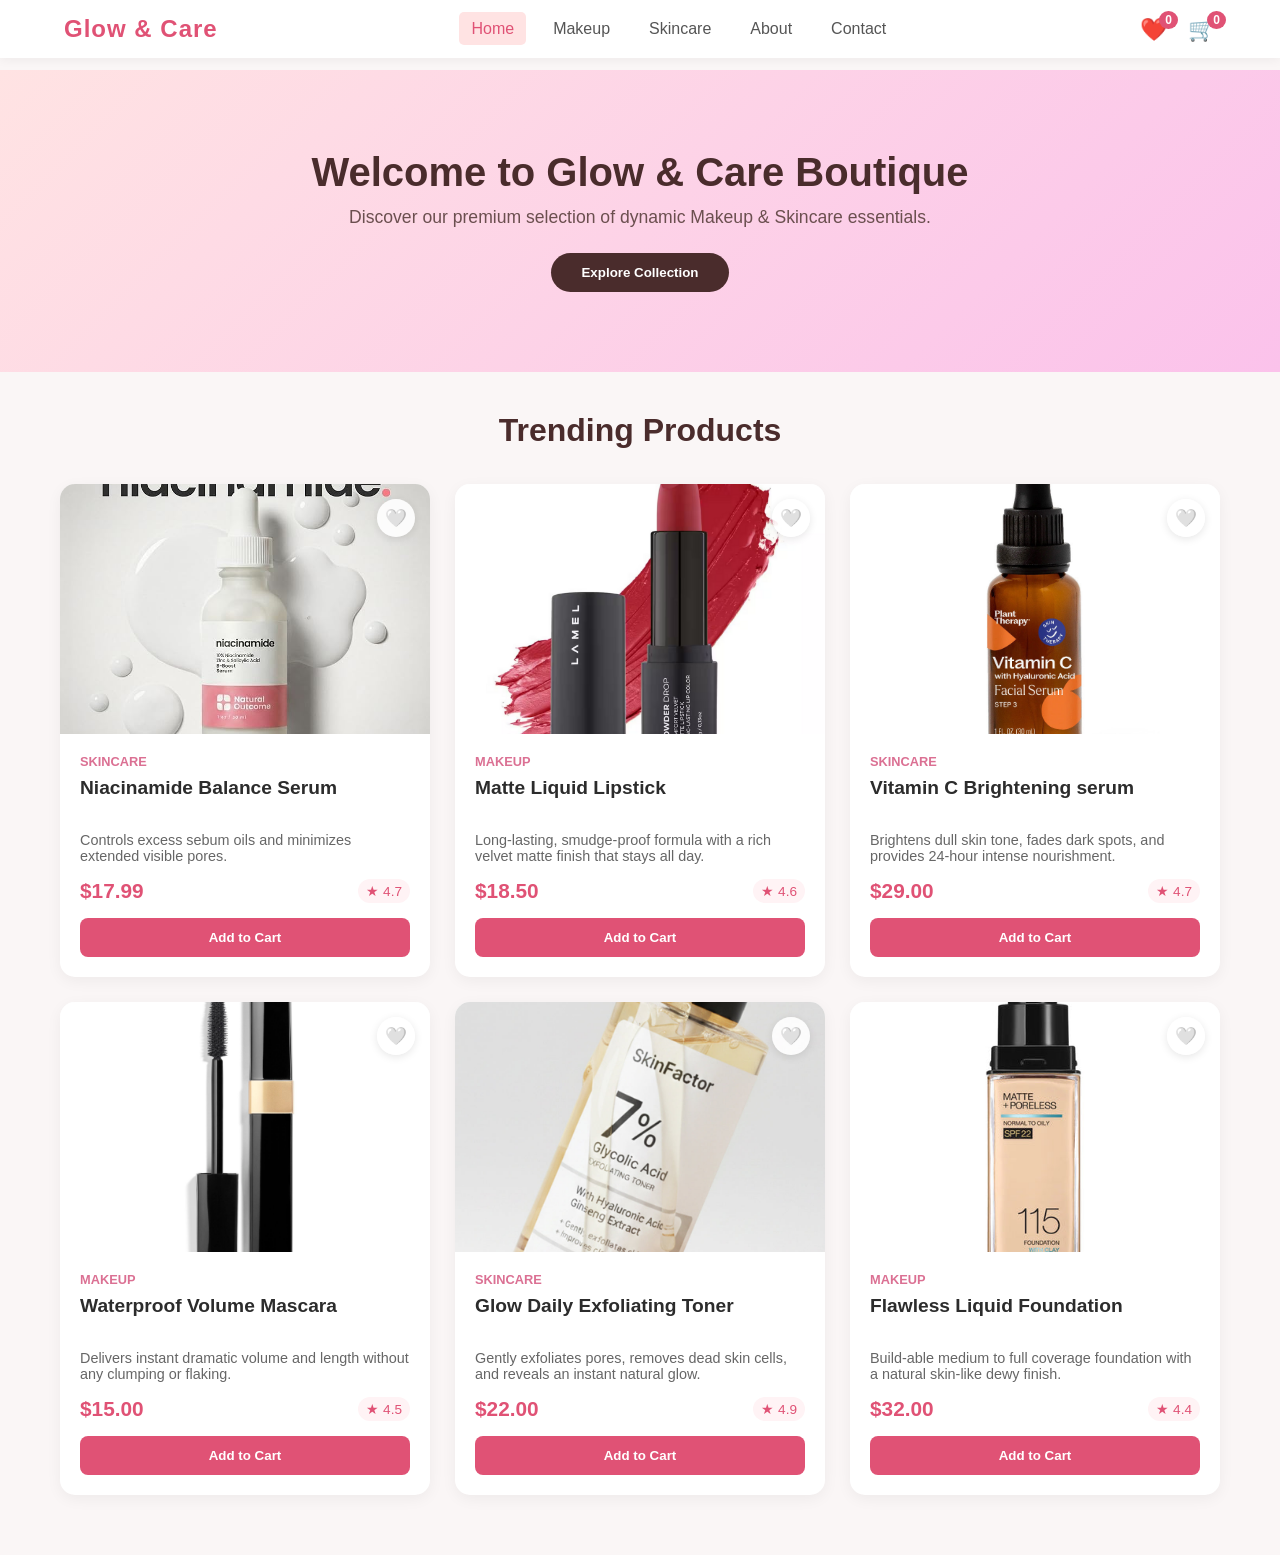
<file: index.html>
<!DOCTYPE html>
<html lang="en">
<head>
    <meta charset="UTF-8">
    <meta name="" content="width=device-width, initial-scale=1.0">
    <title>Glow & Care Store - Home</title>
    <link rel="stylesheet" href="./style.css">
</head>
<body>

    <!-- Navigation Bar -->
    <nav class="navbar">
        <div class="logo">Glow & Care</div>
        <ul class="nav-links">
            <li><a href="./index.html" class="active">Home</a></li>
            <li><a href="./makeup.html">Makeup</a></li>
            <li><a href="./skincare.html">Skincare</a></li>
            <li><a href="./about.html">About</a></li>
            <li><a href="./contact.html">Contact</a></li>
        </ul>
        <!-- Wishlist & Cart Counters -->
        <div class="nav-icons">
            <div class="icon-badge">
                <span class="icon-emoji">❤️</span>
                <span id="wishlist-count" class="badge">0</span>
            </div>
            <div class="icon-badge">
                <span class="icon-emoji">🛒</span>
                <span id="cart-count" class="badge">0</span>
            </div>
        </div>
    </nav>

    <!-- Home Hero Banner -->
    <header class="hero">
        <h1>Welcome to Glow & Care Boutique</h1>
        <p>Discover our premium selection of dynamic Makeup & Skincare essentials.</p>
        <button class="shop-now-btn">Explore Collection</button>
    </header>

    <!-- Main Dynamic Products Section -->
    <main class="products-section">
        <h2 class="section-title">Trending Products</h2>
        <div class="products-container" id="all-products">
            <!-- JavaScript data yahan display hoga -->
        </div>
    </main>

    <script src="./index.js"></script>
</body>
</html>
</file>
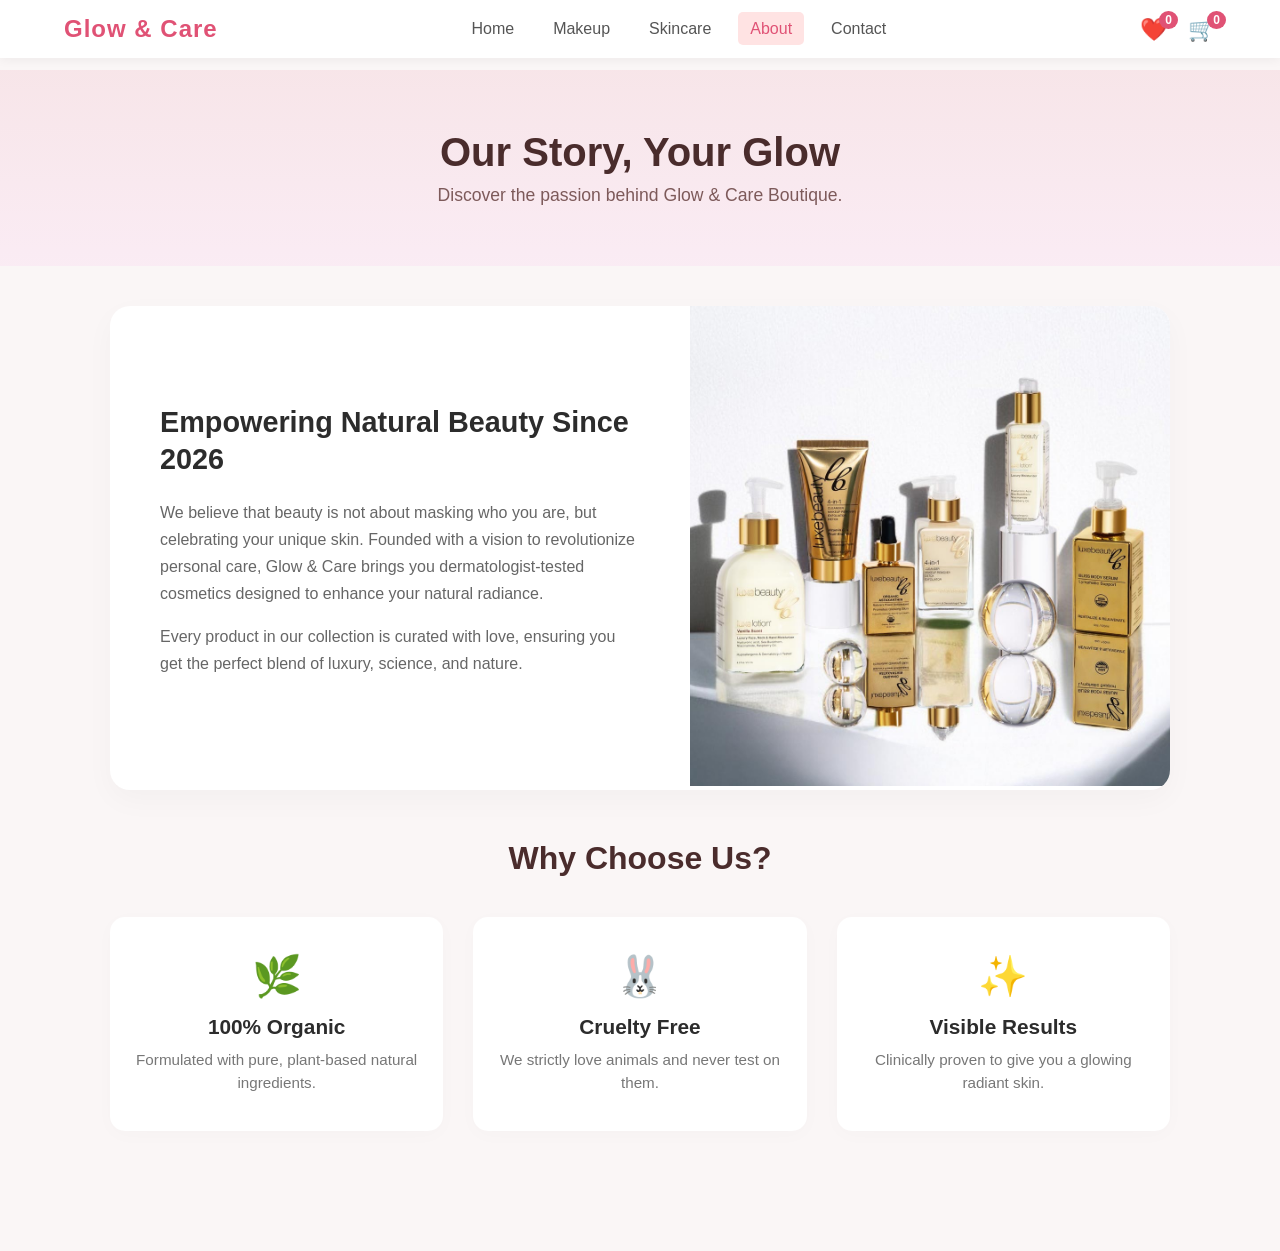
<file: about.html>
<!DOCTYPE html>
<html lang="en">
<head>
    <meta charset="UTF-8">
    <meta name="viewport" content="width=device-width, initial-scale=1.0">
    <title>Glow & Care Store - About Us</title>
    <link rel="stylesheet" href="./about.css">
</head>
<body>

    <!-- Navigation Bar -->
    <nav class="navbar">
        <div class="logo">Glow & Care</div>
        <ul class="nav-links">
            <li><a href="./index.html">Home</a></li>
            <li><a href="./makeup.html">Makeup</a></li>
            <li><a href="./skincare.html">Skincare</a></li>
            <li><a href="./about.html" class="active">About</a></li>
            <li><a href="./contact.html">Contact</a></li>
        </ul>
        
        <div class="nav-icons">
            <div class="icon-badge"><span class="icon-emoji">❤️</span><span class="badge">0</span></div>
            <div class="icon-badge"><span class="icon-emoji">🛒</span><span class="badge">0</span></div>
        </div>
    </nav>


    <main class="about-section">

        <div class="about-hero">
            <h2>Our Story, Your Glow</h2>
            <p>Discover the passion behind Glow & Care Boutique.</p>
        </div>

        <div class="about-wrapper">

            <div class="about-main-card">
                <div class="about-text">
                    <h3>Empowering Natural Beauty Since 2026</h3>
                    <p>We believe that beauty is not about masking who you are, but celebrating your unique skin. Founded with a vision to revolutionize personal care, Glow & Care brings you dermatologist-tested cosmetics designed to enhance your natural radiance.</p>
                    <p>Every product in our collection is curated with love, ensuring you get the perfect blend of luxury, science, and nature.</p>
                </div>
                <div class="about-img-box">
                    <img src="./pic.png" alt="Natural Skincare Elements">
                </div>
            </div>

            <!-- Core Values Section -->
            <h3 class="sub-heading">Why Choose Us?</h3>
            <div class="values-grid">
                <div class="value-card">
                    <div class="value-icon">🌿</div>
                    <h4>100% Organic</h4>
                    <p>Formulated with pure, plant-based natural ingredients.</p>
                </div>
                <div class="value-card">
                    <div class="value-icon">🐰</div>
                    <h4>Cruelty Free</h4>
                    <p>We strictly love animals and never test on them.</p>
                </div>
                <div class="value-card">
                    <div class="value-icon">✨</div>
                    <h4>Visible Results</h4>
                    <p>Clinically proven to give you a glowing radiant skin.</p>
                </div>
            </div>


            </div>
        </div>
    </main>

</body>
</html>
</file>
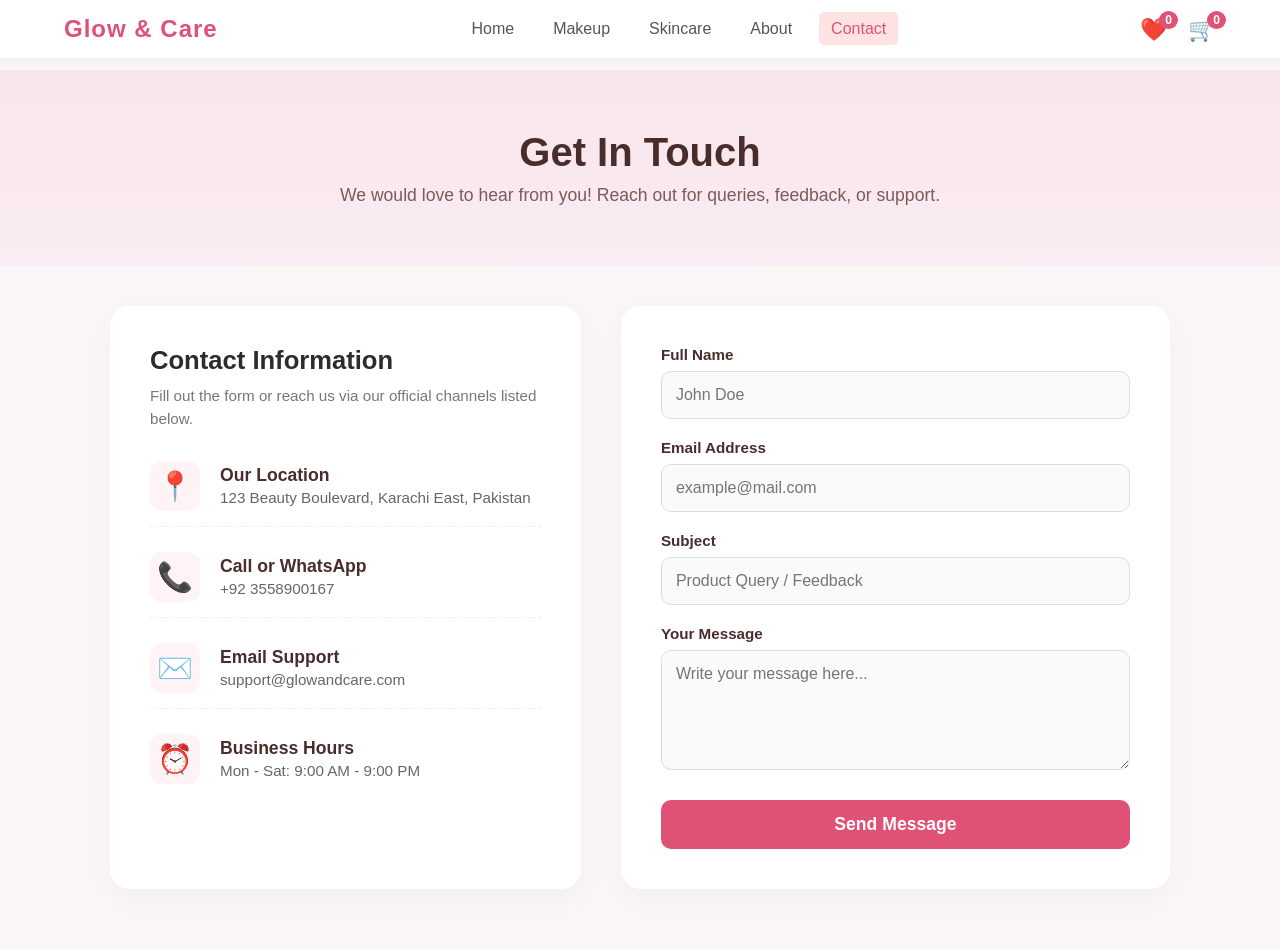
<file: contact.html>
<!DOCTYPE html>
<html lang="en">
<head>
    <meta charset="UTF-8">
    <meta name="viewport" content="width=device-width, initial-scale=1.0">
    <title>Glow & Care Store - Contact Us</title>
    <link rel="stylesheet" href="./contact.css">
</head>
<body>


    <nav class="navbar">
        <div class="logo">Glow & Care</div>
        <ul class="nav-links">
            <li><a href="./index.html">Home</a></li>
            <li><a href="./makeup.html">Makeup</a></li>
            <li><a href="./skincare.html">Skincare</a></li>
            <li><a href="./about.html">About</a></li>
            <li><a href="./contact.html" class="active">Contact</a></li>
        </ul>
        <div class="nav-icons">
            <div class="icon-badge"><span class="icon-emoji">❤️</span><span class="badge">0</span></div>
            <div class="icon-badge"><span class="icon-emoji">🛒</span><span class="badge">0</span></div>
        </div>
    </nav>

    
    <main class="contact-section">
        <div class="contact-hero">
            <h2>Get In Touch</h2>
            <p>We would love to hear from you! Reach out for queries, feedback, or support.</p>
        </div>

        <div class="contact-wrapper">

            <div class="contact-info-container">
                <h3>Contact Information</h3>
                <p class="info-subtitle">Fill out the form or reach us via our official channels listed below.</p>
                
                <div class="info-card">
                    <div class="info-icon">📍</div>
                    <div class="info-text">
                        <h4>Our Location</h4>
                        <p>123 Beauty Boulevard, Karachi East, Pakistan</p>
                    </div>
                </div>

                <div class="info-card">
                    <div class="info-icon">📞</div>
                    <div class="info-text">
                        <h4>Call or WhatsApp</h4>
                        <p>+92 3558900167</p>
                    </div>
                </div>

                <div class="info-card">
                    <div class="info-icon">✉️</div>
                    <div class="info-text">
                        <h4>Email Support</h4>
                        <p>support@glowandcare.com</p>
                    </div>
                </div>

                <div class="info-card">
                    <div class="info-icon">⏰</div>
                    <div class="info-text">
                        <h4>Business Hours</h4>
                        <p>Mon - Sat: 9:00 AM - 9:00 PM</p>
                    </div>
                </div>
            </div>


            <div class="contact-form-container">
                <form id="contactForm" class="contact-form" onsubmit="handleFormSubmit(event)">
                    <div class="form-group">
                        <label for="userName">Full Name</label>
                        <input type="text" id="userName" placeholder="John Doe" required>
                    </div>

                    <div class="form-group">
                        <label for="userEmail">Email Address</label>
                        <input type="email" id="userEmail" placeholder="example@mail.com" required>
                    </div>

                    <div class="form-group">
                        <label for="msgSubject">Subject</label>
                        <input type="text" id="msgSubject" placeholder="Product Query / Feedback" required>
                    </div>

                    <div class="form-group">
                        <label for="userMessage">Your Message</label>
                        <textarea id="userMessage" rows="5" placeholder="Write your message here..." required></textarea>
                    </div>

                    <button type="submit" class="submit-btn">Send Message</button>
                </form>
            </div>
        </div>
    </main>

    <script src="./contact.js"></script>
</body>
</html>
</file>
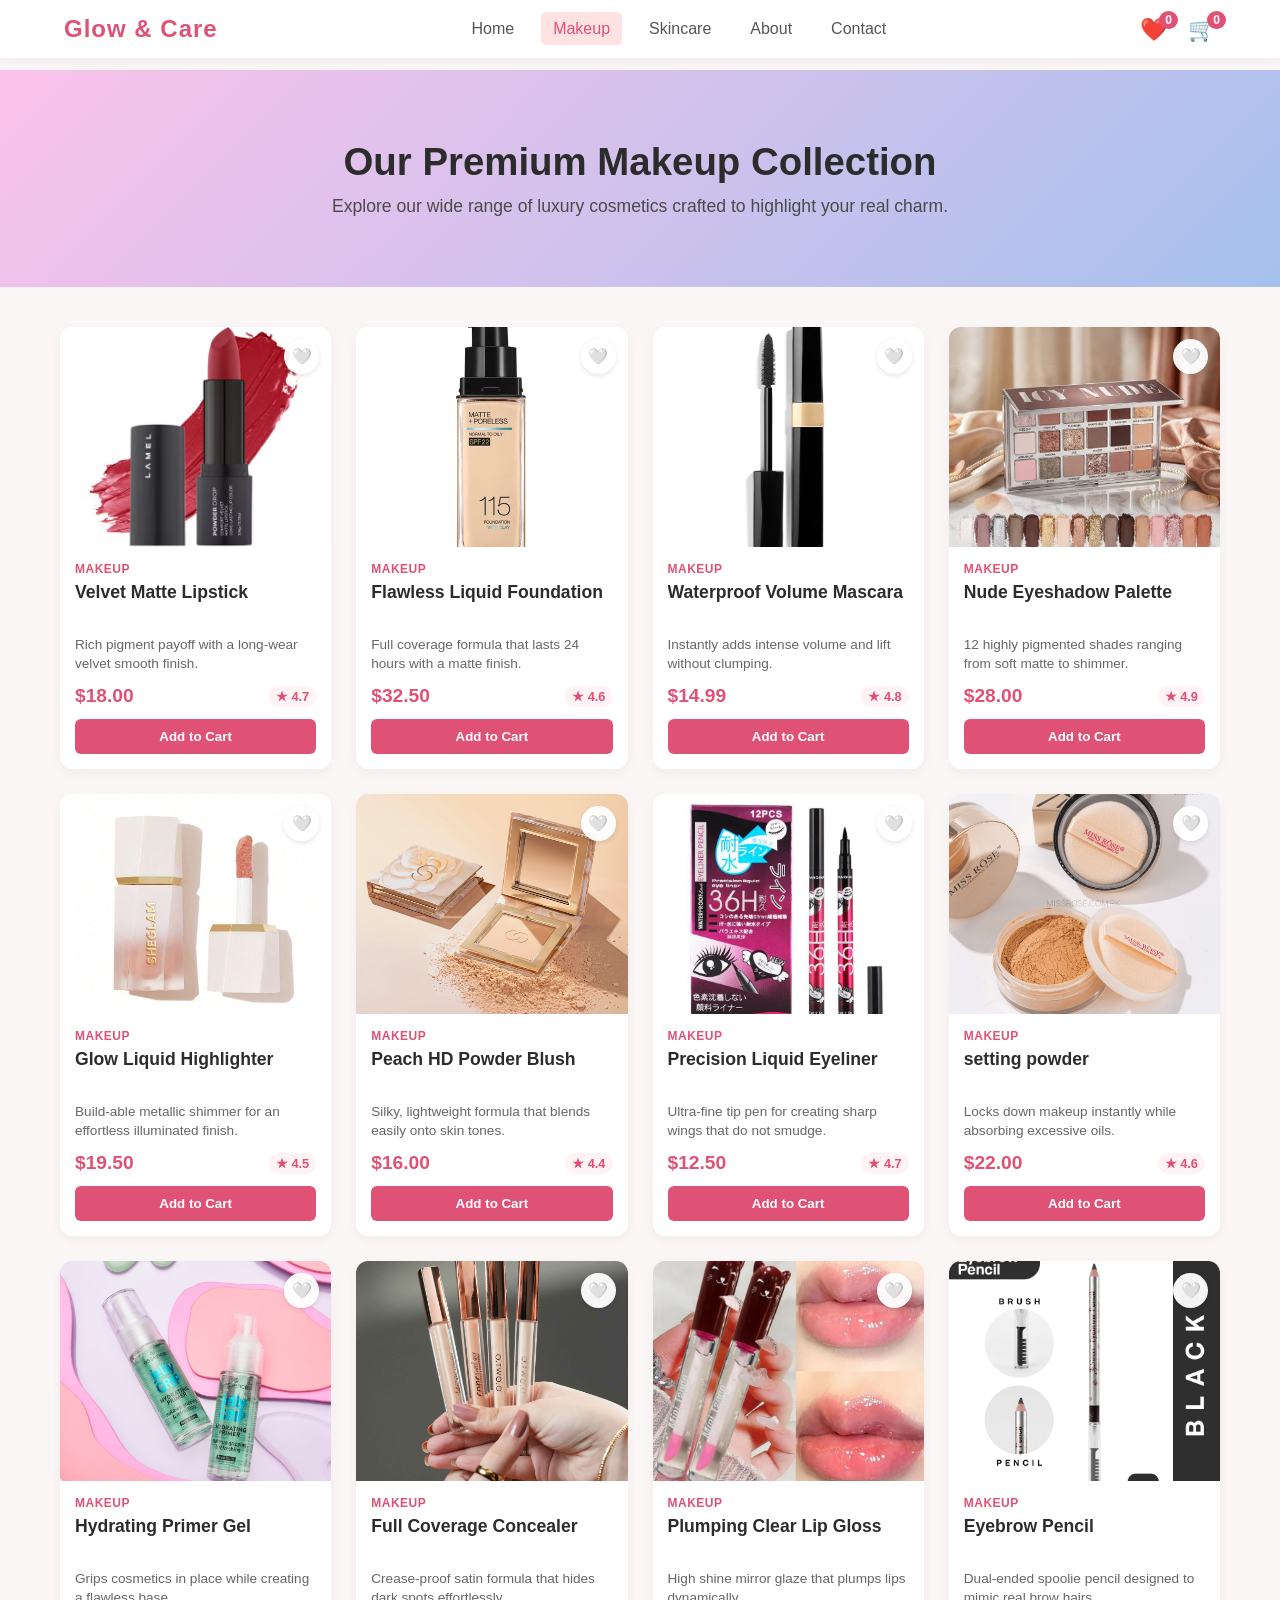
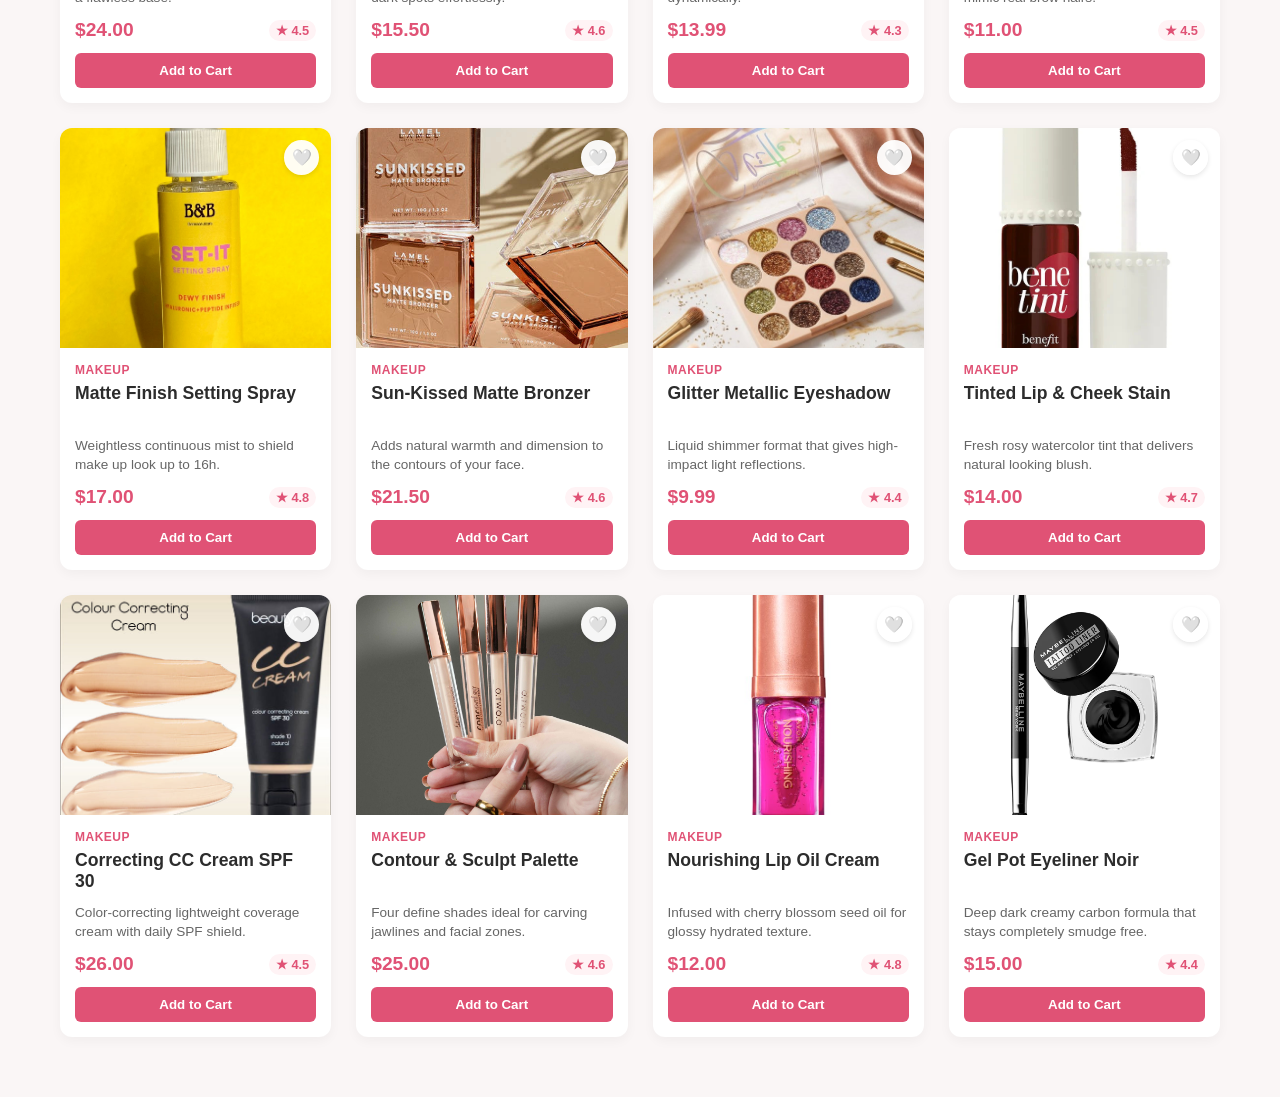
<file: makeup.html>
<!DOCTYPE html>
<html lang="en">
<head>
    <meta charset="UTF-8">
    <meta name="viewport" content="width=device-width, initial-scale=1.0">
    <title>Glow & Care Store - Makeup Collection</title>
    <link rel="stylesheet" href="./makeup.css">
</head>
<body>

    <!-- Navigation Bar -->
    <nav class="navbar">
        <div class="logo">Glow & Care</div>
        <ul class="nav-links">
            <li><a href="./index.html">Home</a></li>
            <li><a href="./makeup.html" class="active">Makeup</a></li>
            <li><a href="./skincare.html">Skincare</a></li>
            <li><a href="./about.html">About</a></li>
            <li><a href="./contact.html">Contact</a></li>
        </ul>
        <div class="nav-icons">
            <div class="icon-badge">
                <span class="icon-emoji">❤️</span>
                <span id="wishlist-count" class="badge">0</span>
            </div>
            <div class="icon-badge">
                <span class="icon-emoji">🛒</span>
                <span id="cart-count" class="badge">0</span>
            </div>
        </div>
    </nav>

    <!-- Makeup Hero Banner -->
    <header class="makeup-hero">
        <h1>Our Premium Makeup Collection</h1>
        <p>Explore our wide range of luxury cosmetics crafted to highlight your real charm.</p>
    </header>

    <!-- Dynamic Products Grid Section -->
    <main class="products-section">
        <div class="products-container" id="makeup-products-grid">

        </div>
    </main>

    <script src="./makeup.js"></script>
</body>
</html>
</file>
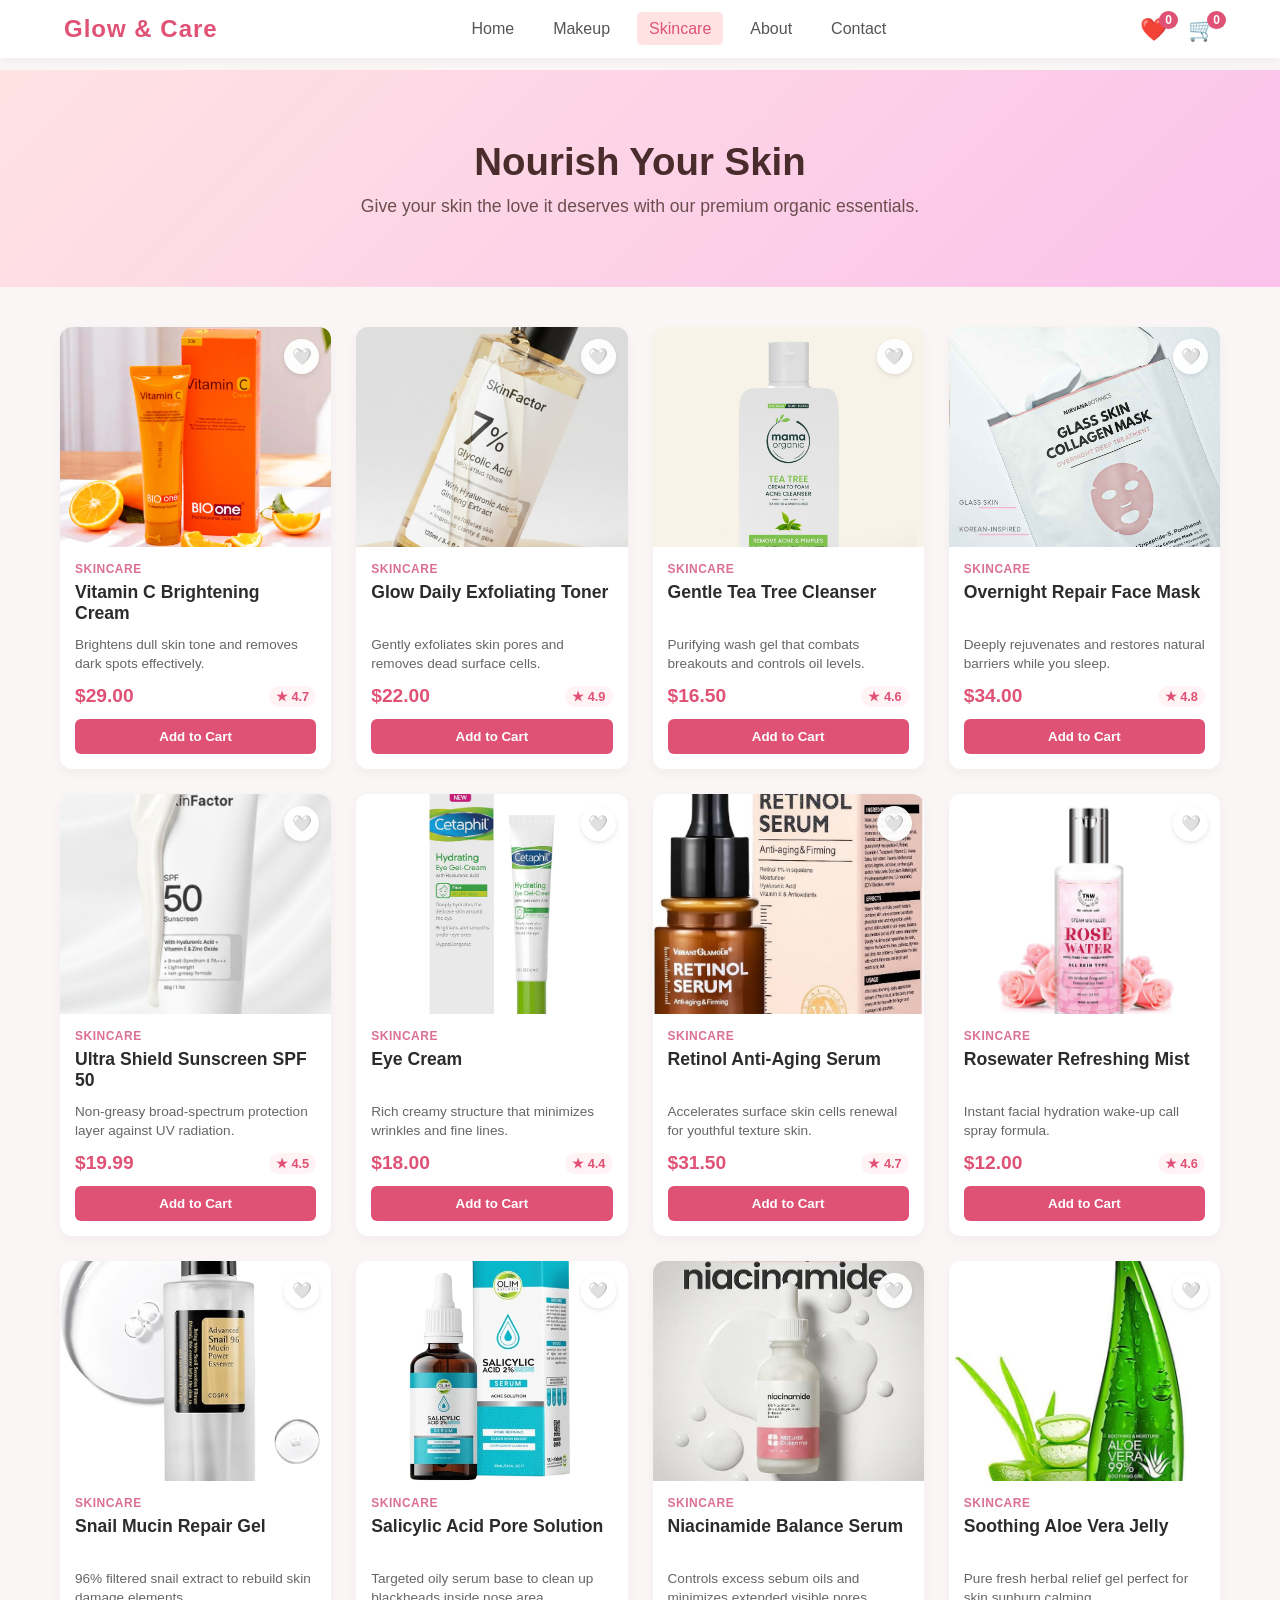
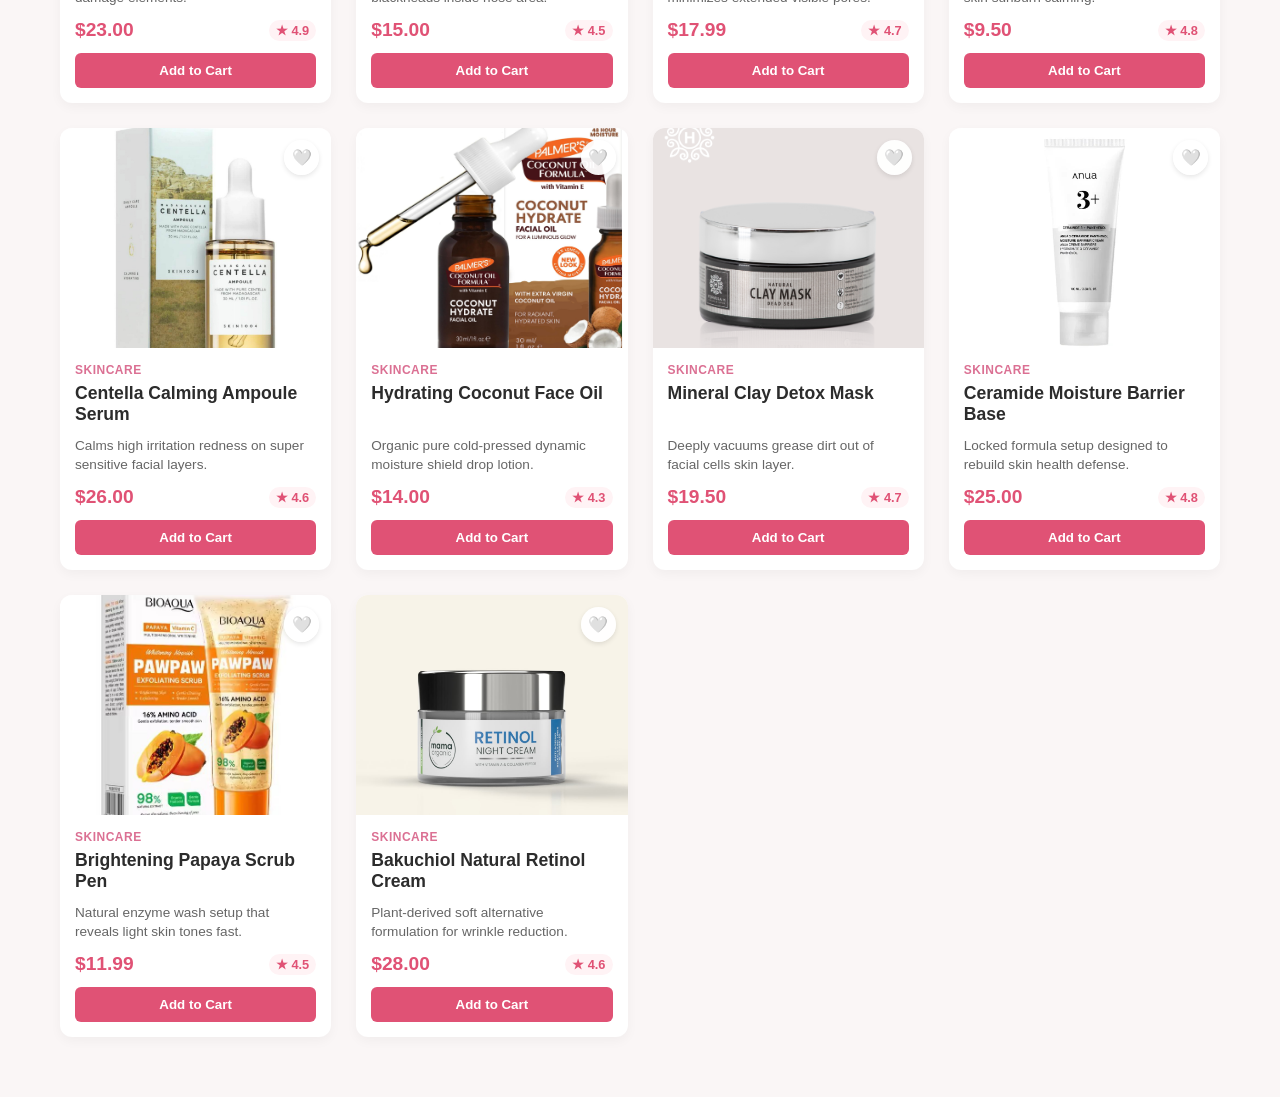
<file: skincare.html>
<!DOCTYPE html>
<html lang="en">
<head>
    <meta charset="UTF-8">
    <meta name="viewport" content="width=device-width, initial-scale=1.0">
    <title>Glow & Care Store - Skincare Routine</title>
    <link rel="stylesheet" href="./skincare.css">
</head>
<body>

    <!-- Navigation Bar -->
    <nav class="navbar">
        <div class="logo">Glow & Care</div>
        <ul class="nav-links">
            <li><a href="./index.html">Home</a></li>
            <li><a href="./makeup.html">Makeup</a></li>
            <li><a href="./skincare.html" class="active">Skincare</a></li>
            <li><a href="./about.html">About</a></li>
            <li><a href="./contact.html">Contact</a></li>
        </ul>
        <div class="nav-icons">
            <div class="icon-badge"><span class="icon-emoji">❤️</span><span id="wishlist-count" class="badge">0</span></div>
            <div class="icon-badge"><span class="icon-emoji">🛒</span><span id="cart-count" class="badge">0</span></div>
        </div>
    </nav>

    <!-- Skincare Hero Area -->
    <header class="skincare-hero">
        <h1>Nourish Your Skin</h1>
        <p>Give your skin the love it deserves with our premium organic essentials.</p>
    </header>

    <!-- Dynamic Skincare Products Grid -->
    <main class="products-section">
        <div class="products-container" id="skincare-products-grid">

        </div>
    </main>

    <script src="./skincare.js"></script>
</body>
</html>
</file>
<file: style.css>
* {
    margin: 0;
    padding: 0;
    box-sizing: border-box;
    font-family: 'Segoe UI', Tahoma, Geneva, Verdana, sans-serif;
}

body {
    background-color: #faf6f6;
    color: #333;
    padding-top: 70px;
}

/* Navigation Bar Styling */
.navbar {
    position: fixed;
    top: 0;
    left: 0;
    width: 100%;
    background: #ffffff;
    display: flex;
    justify-content: space-between;
    align-items: center;
    padding: 15px 5%;
    box-shadow: 0 2px 10px rgba(0,0,0,0.05);
    z-index: 1000;
}

.logo {
    font-size: 1.5rem;
    font-weight: bold;
    color: #e05275;
    letter-spacing: 1px;
}

.nav-links {
    display: flex;
    list-style: none;
    gap: 15px;
}

.nav-links a {
    text-decoration: none;
    color: #555;
    font-weight: 500;
    padding: 8px 12px;
    border-radius: 5px;
    transition: all 0.3s ease;
}

.nav-links a:hover, .nav-links a.active {
    background: #ffe3e3;
    color: #e05275;
}

/* Icons & Badges CSS */
.nav-icons {
    display: flex;
    gap: 20px;
}

.icon-badge {
    position: relative;
    cursor: pointer;
    font-size: 1.4rem;
}

.badge {
    position: absolute;
    top: -5px;
    right: -10px;
    background-color: #e05275;
    color: white;
    font-size: 0.75rem;
    font-weight: bold;
    border-radius: 50%;
    padding: 2px 6px;
    min-width: 18px;
    text-align: center;
}

/* Hero Section */
.hero {
    text-align: center;
    padding: 80px 20px;
    background: linear-gradient(135deg, #ffe3e3 0%, #fbc2eb 100%);
    margin-bottom: 40px;
}

.hero h1 {
    font-size: 2.5rem;
    color: #4a2c2c;
    margin-bottom: 12px;
}

.hero p {
    font-size: 1.1rem;
    color: #6b4f4f;
    margin-bottom: 25px;
}

.shop-now-btn {
    background: #4a2c2c;
    color: white;
    border: none;
    padding: 12px 30px;
    border-radius: 25px;
    font-weight: 600;
    cursor: pointer;
    transition: all 0.3s ease;
}

.shop-now-btn:hover {
    background: #e05275;
    transform: scale(1.05);
}

/* Products Layout */
.products-section {
    max-width: 1200px;
    margin: 0 auto;
    padding: 0 20px 60px 20px;
}

.section-title {
    text-align: center;
    font-size: 2rem;
    color: #4a2c2c;
    margin-bottom: 35px;
}

.products-container {
    display: grid;
    grid-template-columns: 1fr;
    gap: 25px;
}

/* Responsive Breakpoints */
@media (min-width: 600px) {
    .products-container { grid-template-columns: repeat(2, 1fr); }
}
@media (min-width: 1000px) {
    .products-container { grid-template-columns: repeat(3, 1fr); }
}

/* Product Card & Smooth Transitions */
.product-card {
    background: #ffffff;
    border-radius: 15px;
    overflow: hidden;
    box-shadow: 0 4px 15px rgba(0, 0, 0, 0.05);
    display: flex;
    flex-direction: column;
    position: relative; /* Image positioning layout base */
    transition: transform 0.3s ease, box-shadow 0.3s ease;
}

.product-card:hover {
    transform: translateY(-8px);
    box-shadow: 0 10px 25px rgba(219, 112, 147, 0.2);
}

.image-container {
    width: 100%;
    height: 250px;
    overflow: hidden;
    position: relative;
}

.product-image {
    width: 100%;
    height: 100%;
    object-fit: cover;
    transition: transform 0.5s ease;
}

.product-card:hover .product-image {
    transform: scale(1.08);
}

/* Wishlist Heart Icon Over Image */
.wishlist-btn {
    position: absolute;
    top: 15px;
    right: 15px;
    background: rgba(255, 255, 255, 0.9);
    border: none;
    border-radius: 50%;
    width: 38px;
    height: 38px;
    display: flex;
    align-items: center;
    justify-content: center;
    font-size: 1.1rem;
    cursor: pointer;
    box-shadow: 0 2px 8px rgba(0,0,0,0.1);
    transition: all 0.2s ease;
    z-index: 10;
}

.wishlist-btn:hover {
    transform: scale(1.1);
}

.wishlist-btn.active-wish {
    background: #ffe3e3;
}

.product-info {
    padding: 20px;
    display: flex;
    flex-direction: column;
    flex-grow: 1;
}

.category {
    font-size: 0.8rem;
    text-transform: uppercase;
    color: #db7093;
    font-weight: bold;
    margin-bottom: 8px;
}

.product-title {
    font-size: 1.2rem;
    color: #2c2c2c;
    margin-bottom: 10px;
    height: 45px;
}

.description {
    font-size: 0.9rem;
    color: #666;
    margin-bottom: 15px;
    flex-grow: 1;
}

.price-rating {
    display: flex;
    justify-content: space-between;
    align-items: center;
    margin-bottom: 15px;
}

.price {
    font-size: 1.3rem;
    font-weight: bold;
    color: #e05275;
}

.rating {
    background: #fff3f5;
    color: #e05275;
    padding: 4px 8px;
    border-radius: 20px;
    font-size: 0.85rem;
}

.buy-btn {
    width: 100%;
    background: #e05275;
    color: white;
    border: none;
    padding: 12px;
    border-radius: 8px;
    font-weight: 600;
    cursor: pointer;
    transition: background 0.3s ease;
}

.buy-btn:hover {
    background: #b83b5e;
}
@media screen and (max-width: 768px) {
  

  .navbar {
    display: flex !important;
    flex-direction: row !important;
    justify-content: space-between !important;
    align-items: center !important;
    padding: 10px 15px !important;
    width: 100% !important;
    box-sizing: border-box !important;
  }


  .logo {
    font-size: 18px !important;
    white-space: nowrap !important;
    flex-shrink: 0 !important;
    margin-right: 10px !important;
  }


  .nav-links {
    display: flex !important;
    flex-direction: row !important;
    overflow-x: auto !important;
    white-space: nowrap !important;
    padding: 0 10px !important;
    gap: 5px !important;
    -webkit-overflow-scrolling: touch !important; /* Smooth mobile swipe */
  }


  .nav-links::-webkit-scrollbar {
    display: none !important;
  }

  .nav-links a {
    font-size: 14px !important;
    padding: 6px 10px !important;
  }


  .nav-icons {
    display: flex !important;
    gap: 15px !important;
    flex-shrink: 0 !important;
    margin-left: 5px !important;
  }
}
</file>
<file: about.css>
* {
    margin: 0;
    padding: 0;
    box-sizing: border-box;
    font-family: 'Segoe UI', Tahoma, Geneva, Verdana, sans-serif;
}

body {
    background-color: #faf6f6;
    color: #333;
    padding-top: 70px;
}

/* Navigation Bar Styling */
.navbar {
    position: fixed;
    top: 0;
    left: 0;
    width: 100%;
    background: #ffffff;
    display: flex;
    justify-content: space-between;
    align-items: center;
    padding: 15px 5%;
    box-shadow: 0 2px 10px rgba(0,0,0,0.05);
    z-index: 1000;
}

.logo {
    font-size: 1.5rem;
    font-weight: bold;
    color: #e05275;
    letter-spacing: 1px;
}

.nav-links {
    display: flex;
    list-style: none;
    gap: 15px;
}

.nav-links a {
    text-decoration: none;
    color: #555;
    font-weight: 500;
    padding: 8px 12px;
    border-radius: 5px;
    transition: all 0.3s ease;
}

.nav-links a:hover, .nav-links a.active {
    background: #ffe3e3;
    color: #e05275;
}

.nav-icons {
    display: flex;
    gap: 20px;
}

.icon-badge {
    position: relative;
    cursor: pointer;
    font-size: 1.4rem;
}

.badge {
    position: absolute;
    top: -5px;
    right: -10px;
    background-color: #e05275;
    color: white;
    font-size: 0.75rem;
    font-weight: bold;
    border-radius: 50%;
    padding: 2px 6px;
    min-width: 18px;
    text-align: center;
}

/* ==========================================
   ABOUT PAGE CONTENT STYLES
   ========================================== */

.about-hero {
    text-align: center;
    padding: 60px 20px;
    background: linear-gradient(rgba(224, 82, 117, 0.1), rgba(251, 194, 235, 0.2));
    margin-bottom: 40px;
}

.about-hero h2 {
    font-size: 2.5rem;
    color: #4a2c2c;
    margin-bottom: 10px;
}

.about-hero p {
    font-size: 1.1rem;
    color: #7d5a5a;
}

.about-wrapper {
    max-width: 1100px;
    margin: 0 auto;
    padding: 0 20px 60px 20px;
}

/* Main Brand Card (Flexbox Layout) */
.about-main-card {
    display: flex;
    background: #ffffff;
    border-radius: 20px;
    overflow: hidden;
    box-shadow: 0 10px 30px rgba(0,0,0,0.03);
    margin-bottom: 50px;
    align-items: center;
}

.about-text {
    flex: 1;
    padding: 50px;
}

.about-text h3 {
    font-size: 1.8rem;
    color: #2c2c2c;
    margin-bottom: 20px;
    line-height: 1.3;
}

.about-text p {
    color: #666;
    line-height: 1.7;
    margin-bottom: 15px;
    font-size: 1rem;
}

.about-img-box {
    flex: 1;
    height: 100%;
    min-height: 350px;
}

.about-img-box img {
    width: 100%;
    height: 100%;
    object-fit: cover;
}

/* Sub Headings */
.sub-heading {
    text-align: center;
    font-size: 2rem;
    color: #4a2c2c;
    margin: 40px 0;
}

/* Core Values Grid Layout */
.values-grid {
    display: grid;
    grid-template-columns: repeat(auto-fit, minmax(280px, 1fr));
    gap: 30px;
    margin-bottom: 60px;
}

.value-card {
    background: #ffffff;
    padding: 35px 25px;
    border-radius: 15px;
    text-align: center;
    box-shadow: 0 4px 20px rgba(0,0,0,0.02);
    transition: transform 0.3s ease, border-color 0.3s ease;
    border: 1px solid transparent;
}

.value-card:hover {
    transform: translateY(-5px);
    border-color: #fbc2eb;
}

.value-icon {
    font-size: 2.5rem;
    margin-bottom: 15px;
}

.value-card h4 {
    font-size: 1.3rem;
    color: #2c2c2c;
    margin-bottom: 10px;
}

.value-card p {
    color: #777;
    font-size: 0.95rem;
    line-height: 1.5;
}


/* Responsive Media Queries (Mobile & Tablet Optimization) */
@media (max-width: 800px) {
    .about-main-card {
        flex-direction: column;
    }
    .about-text {
        padding: 30px;
    }
    .about-img-box {
        width: 100%;
        height: 250px;
    }
}

@media (max-width: 650px) {
    .founder-section {
        flex-direction: column;
        text-align: center;
    }
}

@media screen and (max-width: 768px) {
  

  .navbar {
    display: flex !important;
    flex-direction: row !important;
    justify-content: space-between !important;
    align-items: center !important;
    padding: 10px 15px !important;
    width: 100% !important;
    box-sizing: border-box !important;
  }


  .logo {
    font-size: 18px !important;
    white-space: nowrap !important;
    flex-shrink: 0 !important;
    margin-right: 10px !important;
  }


  .nav-links {
    display: flex !important;
    flex-direction: row !important;
    overflow-x: auto !important;
    white-space: nowrap !important;
    padding: 0 10px !important;
    gap: 5px !important;
    -webkit-overflow-scrolling: touch !important; /* Smooth mobile swipe */
  }


  .nav-links::-webkit-scrollbar {
    display: none !important;
  }

  .nav-links a {
    font-size: 14px !important;
    padding: 6px 10px !important;
  }


  .nav-icons {
    display: flex !important;
    gap: 15px !important;
    flex-shrink: 0 !important;
    margin-left: 5px !important;
  }
}
</file>
<file: contact.css>
* {
    margin: 0;
    padding: 0;
    box-sizing: border-box;
    font-family: 'Segoe UI', Tahoma, Geneva, Verdana, sans-serif;
}

body {
    background-color: #faf6f6;
    color: #333;
    padding-top: 70px;
}


.navbar {
    position: fixed;
    top: 0;
    left: 0;
    width: 100%;
    background: #ffffff;
    display: flex;
    justify-content: space-between;
    align-items: center;
    padding: 15px 5%;
    box-shadow: 0 2px 10px rgba(0,0,0,0.05);
    z-index: 1000;
}

.logo {
    font-size: 1.5rem;
    font-weight: bold;
    color: #e05275;
    letter-spacing: 1px;
}

.nav-links {
    display: flex;
    list-style: none;
    gap: 15px;
}

.nav-links a {
    text-decoration: none;
    color: #555;
    font-weight: 500;
    padding: 8px 12px;
    border-radius: 5px;
    transition: all 0.3s ease;
}

.nav-links a:hover, .nav-links a.active {
    background: #ffe3e3;
    color: #e05275;
}

.nav-icons {
    display: flex;
    gap: 20px;
}

.icon-badge {
    position: relative;
    cursor: pointer;
    font-size: 1.4rem;
}

.badge {
    position: absolute;
    top: -5px;
    right: -10px;
    background-color: #e05275;
    color: white;
    font-size: 0.75rem;
    font-weight: bold;
    border-radius: 50%;
    padding: 2px 6px;
    min-width: 18px;
    text-align: center;
}



.contact-hero {
    text-align: center;
    padding: 60px 20px;
    background: linear-gradient(rgba(224, 82, 117, 0.1), rgba(251, 194, 235, 0.2));
    margin-bottom: 40px;
}

.contact-hero h2 {
    font-size: 2.5rem;
    color: #4a2c2c;
    margin-bottom: 10px;
}

.contact-hero p {
    font-size: 1.1rem;
    color: #7d5a5a;
    max-width: 700px;
    margin: 0 auto;
}

.contact-wrapper {
    max-width: 1100px;
    margin: 0 auto;
    padding: 0 20px 60px 20px;
    display: flex;
    gap: 40px;
}


.contact-info-container {
    flex: 1;
    background: #ffffff;
    border-radius: 20px;
    padding: 40px;
    box-shadow: 0 10px 30px rgba(0,0,0,0.03);
}

.contact-info-container h3 {
    font-size: 1.6rem;
    color: #2c2c2c;
    margin-bottom: 10px;
}

.info-subtitle {
    color: #777;
    font-size: 0.95rem;
    margin-bottom: 30px;
    line-height: 1.5;
}

.info-card {
    display: flex;
    align-items: center;
    gap: 20px;
    margin-bottom: 25px;
    padding-bottom: 15px;
    border-bottom: 1px dashed #eee;
}

.info-card:last-child {
    margin-bottom: 0;
    padding-bottom: 0;
    border-bottom: none;
}

.info-icon {
    font-size: 1.8rem;
    background: #fff3f5;
    width: 50px;
    height: 50px;
    border-radius: 12px;
    display: flex;
    align-items: center;
    justify-content: center;
}

.info-text h4 {
    font-size: 1.1rem;
    color: #4a2c2c;
    margin-bottom: 3px;
}

.info-text p {
    font-size: 0.95rem;
    color: #666;
}


.contact-form-container {
    flex: 1.2;
    background: #ffffff;
    border-radius: 20px;
    padding: 40px;
    box-shadow: 0 10px 30px rgba(0,0,0,0.03);
}

.contact-form {
    display: flex;
    flex-direction: column;
    gap: 20px;
}

.form-group {
    display: flex;
    flex-direction: column;
    gap: 8px;
}

.form-group label {
    font-size: 0.95rem;
    font-weight: 600;
    color: #4a2c2c;
}

.form-group input, .form-group textarea {
    width: 100%;
    padding: 14px;
    border: 1px solid #ddd;
    border-radius: 10px;
    font-size: 1rem;
    outline: none;
    background: #fafafa;
    transition: all 0.3s ease;
}

/* Interactive Input Focus State */
.form-group input:focus, .form-group textarea:focus {
    border-color: #e05275;
    background: #ffffff;
    box-shadow: 0 0 0 3px rgba(224, 82, 117, 0.1);
}

.submit-btn {
    width: 100%;
    background: #e05275;
    color: white;
    border: none;
    padding: 14px;
    border-radius: 10px;
    font-size: 1.1rem;
    font-weight: 600;
    cursor: pointer;
    margin-top: 10px;
    transition: background 0.3s ease, transform 0.2s ease;
}

.submit-btn:hover {
    background: #b83b5e;
    transform: translateY(-2px);
}

.submit-btn:active {
    transform: translateY(0);
}

/* Responsive Media Queries */
@media (max-width: 850px) {
    .contact-wrapper {
        flex-direction: column;
    }
}
@media screen and (max-width: 768px) {
  

  .navbar {
    display: flex !important;
    flex-direction: row !important;
    justify-content: space-between !important;
    align-items: center !important;
    padding: 10px 15px !important;
    width: 100% !important;
    box-sizing: border-box !important;
  }


  .logo {
    font-size: 18px !important;
    white-space: nowrap !important;
    flex-shrink: 0 !important;
    margin-right: 10px !important;
  }


  .nav-links {
    display: flex !important;
    flex-direction: row !important;
    overflow-x: auto !important;
    white-space: nowrap !important;
    padding: 0 10px !important;
    gap: 5px !important;
    -webkit-overflow-scrolling: touch !important; /* Smooth mobile swipe */
  }


  .nav-links::-webkit-scrollbar {
    display: none !important;
  }

  .nav-links a {
    font-size: 14px !important;
    padding: 6px 10px !important;
  }


  .nav-icons {
    display: flex !important;
    gap: 15px !important;
    flex-shrink: 0 !important;
    margin-left: 5px !important;
  }
}
</file>
<file: makeup.css>
/* Universal Reset */
* {
    margin: 0;
    padding: 0;
    box-sizing: border-box;
    font-family: 'Segoe UI', Tahoma, Geneva, Verdana, sans-serif;
}

body {
    background-color: #faf6f6;
    color: #333;
    padding-top: 70px;
}

/* Navigation Bar Styling */
.navbar {
    position: fixed;
    top: 0;
    left: 0;
    width: 100%;
    background: #ffffff;
    display: flex;
    justify-content: space-between;
    align-items: center;
    padding: 15px 5%;
    box-shadow: 0 2px 10px rgba(0,0,0,0.05);
    z-index: 1000;
}

.logo {
    font-size: 1.5rem;
    font-weight: bold;
    color: #e05275;
    letter-spacing: 1px;
}

.nav-links {
    display: flex;
    list-style: none;
    gap: 15px;
}

.nav-links a {
    text-decoration: none;
    color: #555;
    font-weight: 500;
    padding: 8px 12px;
    border-radius: 5px;
    transition: all 0.3s ease;
}

.nav-links a:hover, .nav-links a.active {
    background: #ffe3e3;
    color: #e05275;
}

.nav-icons {
    display: flex;
    gap: 20px;
}

.icon-badge {
    position: relative;
    cursor: pointer;
    font-size: 1.4rem;
}

.badge {
    position: absolute;
    top: -5px;
    right: -10px;
    background-color: #e05275;
    color: white;
    font-size: 0.75rem;
    font-weight: bold;
    border-radius: 50%;
    padding: 2px 6px;
    min-width: 18px;
    text-align: center;
}

/* Makeup Page Hero Area */
.makeup-hero {
    text-align: center;
    padding: 70px 20px;
    background: linear-gradient(135deg, #fbc2eb 0%, #a6c1ee 100%);
    margin-bottom: 40px;
}

.makeup-hero h1 {
    font-size: 2.4rem;
    color: #2c2c2c;
    margin-bottom: 12px;
}

.makeup-hero p {
    font-size: 1.1rem;
    color: #4a4a4a;
}

/* Products Layout System */
.products-section {
    max-width: 1200px;
    margin: 0 auto;
    padding: 0 20px 60px 20px;
}

.products-container {
    display: grid;
    grid-template-columns: 1fr;
    gap: 25px;
}

/* Responsive Grid columns layout system */
@media (min-width: 600px) {
    .products-container { grid-template-columns: repeat(2, 1fr); }
}
@media (min-width: 900px) {
    .products-container { grid-template-columns: repeat(3, 1fr); }
}
@media (min-width: 1150px) {
    .products-container { grid-template-columns: repeat(4, 1fr); } /* 4 columns for large database views */
}

/* Product Card Component Design */
.product-card {
    background: #ffffff;
    border-radius: 12px;
    overflow: hidden;
    box-shadow: 0 4px 12px rgba(0, 0, 0, 0.04);
    display: flex;
    flex-direction: column;
    position: relative;
    transition: transform 0.3s ease, box-shadow 0.3s ease;
}

.product-card:hover {
    transform: translateY(-6px);
    box-shadow: 0 10px 20px rgba(0, 0, 0, 0.08);
}

.image-container {
    width: 100%;
    height: 220px;
    overflow: hidden;
    position: relative;
}

.product-image {
    width: 100%;
    height: 100%;
    object-fit: cover;
    transition: transform 0.5s ease;
}

.product-card:hover .product-image {
    transform: scale(1.06);
}

/* Heart wishlist floating structure over elements */
.wishlist-btn {
    position: absolute;
    top: 12px;
    right: 12px;
    background: rgba(255, 255, 255, 0.95);
    border: none;
    border-radius: 50%;
    width: 35px;
    height: 35px;
    display: flex;
    align-items: center;
    justify-content: center;
    font-size: 1rem;
    cursor: pointer;
    box-shadow: 0 2px 5px rgba(0,0,0,0.1);
    z-index: 10;
}

.wishlist-btn.active-wish {
    background: #ffe3e3;
}

.product-info {
    padding: 15px;
    display: flex;
    flex-direction: column;
    flex-grow: 1;
}

.category {
    font-size: 0.75rem;
    text-transform: uppercase;
    color: #e05275;
    font-weight: 700;
    margin-bottom: 6px;
    letter-spacing: 0.5px;
}

.product-title {
    font-size: 1.1rem;
    color: #2c2c2c;
    margin-bottom: 8px;
    height: 45px;
    overflow: hidden;
}

.description {
    font-size: 0.85rem;
    color: #666;
    margin-bottom: 12px;
    line-height: 1.4;
    flex-grow: 1;
}

.price-rating {
    display: flex;
    justify-content: space-between;
    align-items: center;
    margin-bottom: 12px;
}

.price {
    font-size: 1.2rem;
    font-weight: bold;
    color: #e05275;
}

.rating {
    background: #fff3f5;
    color: #e05275;
    padding: 3px 7px;
    border-radius: 15px;
    font-size: 0.8rem;
    font-weight: 600;
}

.buy-btn {
    width: 100%;
    background: #e05275;
    color: white;
    border: none;
    padding: 10px;
    border-radius: 6px;
    font-weight: 600;
    cursor: pointer;
    transition: background 0.2s ease;
}

.buy-btn:hover {
    background: #b83b5e;
}
@media screen and (max-width: 768px) {
  

  .navbar {
    display: flex !important;
    flex-direction: row !important;
    justify-content: space-between !important;
    align-items: center !important;
    padding: 10px 15px !important;
    width: 100% !important;
    box-sizing: border-box !important;
  }


  .logo {
    font-size: 18px !important;
    white-space: nowrap !important;
    flex-shrink: 0 !important;
    margin-right: 10px !important;
  }


  .nav-links {
    display: flex !important;
    flex-direction: row !important;
    overflow-x: auto !important;
    white-space: nowrap !important;
    padding: 0 10px !important;
    gap: 5px !important;
    -webkit-overflow-scrolling: touch !important;
  }


  .nav-links::-webkit-scrollbar {
    display: none !important;
  }

  .nav-links a {
    font-size: 14px !important;
    padding: 6px 10px !important;
  }


  .nav-icons {
    display: flex !important;
    gap: 15px !important;
    flex-shrink: 0 !important;
    margin-left: 5px !important;
  }
}
</file>
<file: skincare.css>
* {
    margin: 0;
    padding: 0;
    box-sizing: border-box;
    font-family: 'Segoe UI', Tahoma, Geneva, Verdana, sans-serif;
}

body {
    background-color: #faf6f6;
    color: #333;
    padding-top: 70px;
}

/* Navigation Bar Styling */
.navbar {
    position: fixed;
    top: 0;
    left: 0;
    width: 100%;
    background: #ffffff;
    display: flex;
    justify-content: space-between;
    align-items: center;
    padding: 15px 5%;
    box-shadow: 0 2px 10px rgba(0,0,0,0.05);
    z-index: 1000;
}

.logo {
    font-size: 1.5rem;
    font-weight: bold;
    color: #e05275;
    letter-spacing: 1px;
}

.nav-links {
    display: flex;
    list-style: none;
    gap: 15px;
}

.nav-links a {
    text-decoration: none;
    color: #555;
    font-weight: 500;
    padding: 8px 12px;
    border-radius: 5px;
    transition: all 0.3s ease;
}

.nav-links a:hover, .nav-links a.active {
    background: #ffe3e3;
    color: #e05275;
}

.nav-icons {
    display: flex;
    gap: 20px;
}

.icon-badge {
    position: relative;
    cursor: pointer;
    font-size: 1.4rem;
}

.badge {
    position: absolute;
    top: -5px;
    right: -10px;
    background-color: #e05275;
    color: white;
    font-size: 0.75rem;
    font-weight: bold;
    border-radius: 50%;
    padding: 2px 6px;
    min-width: 18px;
    text-align: center;
}

/* Skincare Page Hero Banner Area */
.skincare-hero {
    text-align: center;
    padding: 70px 20px;
    background: linear-gradient(135deg, #ffe3e3 0%, #fbc2eb 100%);
    margin-bottom: 40px;
}

.skincare-hero h1 {
    font-size: 2.4rem;
    color: #4a2c2c;
    margin-bottom: 12px;
}

.skincare-hero p {
    font-size: 1.1rem;
    color: #6b4f4f;
}

/* Responsive Grid columns layout system */
.products-section {
    max-width: 1200px;
    margin: 0 auto;
    padding: 0 20px 60px 20px;
}

.products-container {
    display: grid;
    grid-template-columns: 1fr;
    gap: 25px;
}

@media (min-width: 600px) { .products-container { grid-template-columns: repeat(2, 1fr); } }
@media (min-width: 900px) { .products-container { grid-template-columns: repeat(3, 1fr); } }
@media (min-width: 1150px) { .products-container { grid-template-columns: repeat(4, 1fr); } }

/* Product Card Component Design */
.product-card {
    background: #ffffff;
    border-radius: 12px;
    overflow: hidden;
    box-shadow: 0 4px 12px rgba(0, 0, 0, 0.04);
    display: flex;
    flex-direction: column;
    position: relative;
    transition: transform 0.3s ease, box-shadow 0.3s ease;
}

.product-card:hover {
    transform: translateY(-6px);
    box-shadow: 0 10px 20px rgba(224, 82, 117, 0.15);
}

.image-container {
    width: 100%;
    height: 220px;
    overflow: hidden;
    position: relative;
}

.product-image {
    width: 100%;
    height: 100%;
    object-fit: cover;
    transition: transform 0.5s ease;
}

.product-card:hover .product-image {
    transform: scale(1.06);
}

/* Heart wishlist floating structure over elements */
.wishlist-btn {
    position: absolute;
    top: 12px;
    right: 12px;
    background: rgba(255, 255, 255, 0.95);
    border: none;
    border-radius: 50%;
    width: 35px;
    height: 35px;
    display: flex;
    align-items: center;
    justify-content: center;
    font-size: 1rem;
    cursor: pointer;
    box-shadow: 0 2px 5px rgba(0,0,0,0.1);
    z-index: 10;
}

.wishlist-btn.active-wish {
    background: #ffe3e3;
}

.product-info {
    padding: 15px;
    display: flex;
    flex-direction: column;
    flex-grow: 1;
}

.category {
    font-size: 0.75rem;
    text-transform: uppercase;
    color: #db7093;
    font-weight: 700;
    margin-bottom: 6px;
    letter-spacing: 0.5px;
}

.product-title {
    font-size: 1.1rem;
    color: #2c2c2c;
    margin-bottom: 8px;
    height: 45px;
    overflow: hidden;
}

.description {
    font-size: 0.85rem;
    color: #666;
    margin-bottom: 12px;
    line-height: 1.4;
    flex-grow: 1;
}

.price-rating {
    display: flex;
    justify-content: space-between;
    align-items: center;
    margin-bottom: 12px;
}

.price {
    font-size: 1.2rem;
    font-weight: bold;
    color: #e05275;
}

.rating {
    background: #fff3f5;
    color: #e05275;
    padding: 3px 7px;
    border-radius: 15px;
    font-size: 0.8rem;
    font-weight: 600;
}

.buy-btn {
    width: 100%;
    background: #e05275;
    color: white;
    border: none;
    padding: 10px;
    border-radius: 6px;
    font-weight: 600;
    cursor: pointer;
    transition: background 0.2s ease;
}

.buy-btn:hover {
    background: #b83b5e;
}
@media screen and (max-width: 768px) {
  

  .navbar {
    display: flex !important;
    flex-direction: row !important;
    justify-content: space-between !important;
    align-items: center !important;
    padding: 10px 15px !important;
    width: 100% !important;
    box-sizing: border-box !important;
  }


  .logo {
    font-size: 18px !important;
    white-space: nowrap !important;
    flex-shrink: 0 !important;
    margin-right: 10px !important;
  }


  .nav-links {
    display: flex !important;
    flex-direction: row !important;
    overflow-x: auto !important;
    white-space: nowrap !important;
    padding: 0 10px !important;
    gap: 5px !important;
    -webkit-overflow-scrolling: touch !important; /* Smooth mobile swipe */
  }


  .nav-links::-webkit-scrollbar {
    display: none !important;
  }

  .nav-links a {
    font-size: 14px !important;
    padding: 6px 10px !important;
  }


  .nav-icons {
    display: flex !important;
    gap: 15px !important;
    flex-shrink: 0 !important;
    margin-left: 5px !important;
  }
}
</file>
